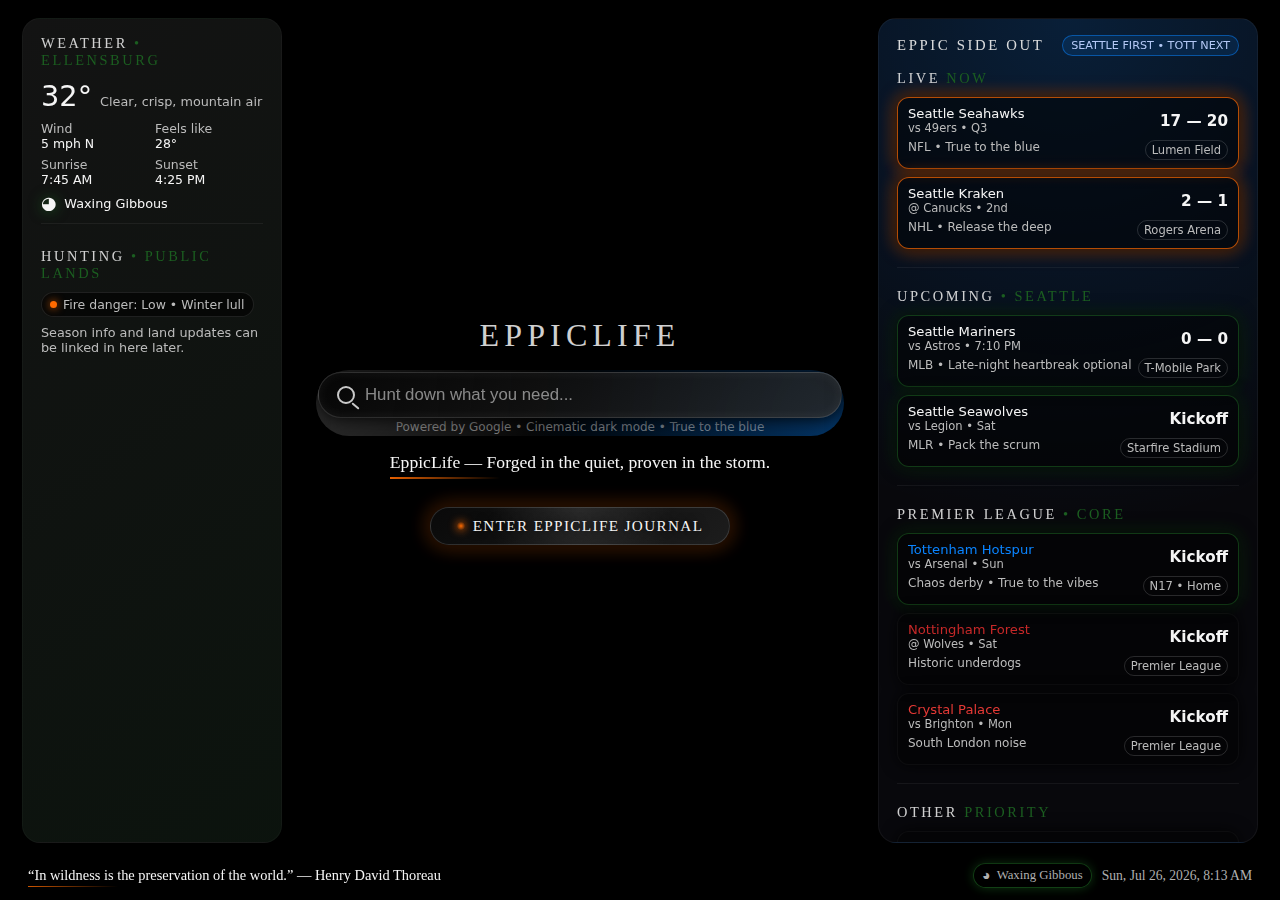
<file: Index.html>
<!DOCTYPE html>
<html lang="en">
<head>
  <meta charset="UTF-8" />
  <title>EppicLife Home Hub</title>
  <meta name="viewport" content="width=device-width, initial-scale=1.0" />

  <!-- If you later host TT Livret Display as a webfont, wire it in here -->
  <style>
    :root {
      --bg-black: #000000;
      --bg-charcoal: #0a0a0a;
      --bg-graphite: #1a1a1a;
      --panel-dark: #141414;
      --accent-orange: #ff6a00;
      --accent-green: #1b5e20;
      --accent-blue: #0a84ff;
      --text-main: #f5f5f5;
      --text-muted: #bbbbbb;
      --glass: rgba(255, 255, 255, 0.08);
      --glass-strong: rgba(255, 255, 255, 0.16);
    }

    * {
      box-sizing: border-box;
      margin: 0;
      padding: 0;
    }

    html, body {
      height: 100%;
      width: 100%;
      background-color: var(--bg-black);
      color: var(--text-main);
      font-family: system-ui, -apple-system, BlinkMacSystemFont, "Segoe UI", sans-serif;
      overflow: hidden;
    }

    body {
      display: flex;
      flex-direction: column;
    }

    /* Background image */
    .background {
      position: fixed;
      inset: 0;
      background-image: url("https://source.unsplash.com/random/1920x1080/?sports");
      background-size: cover;
      background-position: center center;
      filter: brightness(0.35);
      z-index: -2;
    }

    .background-overlay {
      position: fixed;
      inset: 0;
      background: radial-gradient(circle at top, rgba(255,255,255,0.08), transparent 60%),
                  radial-gradient(circle at bottom, rgba(0,0,0,0.8), transparent 60%);
      z-index: -1;
    }

    /* Layout skeleton */
    .page {
      display: grid;
      grid-template-columns: minmax(230px, 260px) minmax(0, 1fr) minmax(320px, 380px);
      grid-template-rows: 1fr auto;
      height: 100vh;
      padding: 18px 22px 10px 22px;
      gap: 14px;
    }

    .left-panel {
      grid-row: 1 / 2;
      grid-column: 1 / 2;
      background: linear-gradient(145deg, rgba(20, 20, 20, 0.95), rgba(12, 20, 14, 0.96));
      border-radius: 18px;
      border: 1px solid rgba(255, 255, 255, 0.03);
      box-shadow: 0 0 40px rgba(0, 0, 0, 0.7);
      backdrop-filter: blur(18px);
      padding: 16px 18px;
      display: flex;
      flex-direction: column;
      gap: 14px;
    }

    .center-panel {
      grid-row: 1 / 2;
      grid-column: 2 / 3;
      display: flex;
      flex-direction: column;
      align-items: center;
      justify-content: center;
      padding: 10px 20px;
      text-align: center;
    }

    .right-panel {
      grid-row: 1 / 2;
      grid-column: 3 / 4;
      background: radial-gradient(circle at top, rgba(10, 132, 255, 0.18), transparent 60%),
                  rgba(8, 8, 12, 0.96);
      border-radius: 18px;
      border: 1px solid rgba(255, 255, 255, 0.05);
      box-shadow: 0 0 45px rgba(0, 0, 0, 0.9);
      backdrop-filter: blur(20px);
      padding: 16px 18px;
      display: flex;
      flex-direction: column;
      gap: 10px;
      overflow-y: auto;
    }

    .footer {
      grid-row: 2 / 3;
      grid-column: 1 / 4;
      display: flex;
      align-items: center;
      justify-content: space-between;
      padding: 6px 6px 2px 6px;
      font-size: 0.85rem;
      color: var(--text-muted);
      text-shadow: 0 0 6px rgba(0,0,0,0.9);
    }

    .footer-quote {
      font-family: "TT Livret Display", "Georgia", "Times New Roman", serif;
      font-size: 0.9rem;
      color: var(--text-main);
      max-width: 60%;
      position: relative;
    }

    .footer-quote::after {
      content: "";
      position: absolute;
      left: 0;
      bottom: -3px;
      width: 90px;
      height: 1px;
      background: linear-gradient(90deg, var(--accent-orange), transparent);
      opacity: 0.8;
    }

    .footer-meta {
      display: flex;
      align-items: center;
      gap: 10px;
      font-family: "TT Livret Display", "Georgia", serif;
    }

    .moon-pill {
      display: inline-flex;
      align-items: center;
      gap: 6px;
      padding: 3px 8px;
      border-radius: 999px;
      background: rgba(0,0,0,0.6);
      box-shadow: 0 0 12px rgba(27, 94, 32, 0.6);
      border: 1px solid rgba(27, 94, 32, 0.7);
      font-size: 0.8rem;
    }

    .moon-icon {
      font-size: 0.9rem;
    }

    /* Center: search, tagline, OneNote */
    .search-shell {
      max-width: 620px;
      width: 100%;
      display: flex;
      flex-direction: column;
      gap: 16px;
      align-items: center;
    }

    .logo-text {
      font-family: "TT Livret Display", "Georgia", "Times New Roman", serif;
      font-size: 2rem;
      letter-spacing: 0.16em;
      text-transform: uppercase;
      color: var(--text-main);
      text-shadow: 0 0 18px rgba(0, 0, 0, 0.9);
      opacity: 0.85;
    }

    .search-bar-wrapper {
      width: 100%;
      padding: 2px;
      border-radius: 999px;
      background: radial-gradient(circle at top left, rgba(255,255,255,0.2), transparent 50%),
                  radial-gradient(circle at bottom right, rgba(10,132,255,0.4), transparent 60%);
      box-shadow: 0 0 30px rgba(0, 0, 0, 1);
    }

    .search-bar {
      width: 100%;
      display: flex;
      align-items: center;
      padding: 12px 18px;
      border-radius: 999px;
      border: 1px solid rgba(255,255,255,0.15);
      background: linear-gradient(145deg, rgba(0, 0, 0, 0.86), rgba(40, 40, 40, 0.85));
      backdrop-filter: blur(16px);
      box-shadow:
        0 0 18px rgba(0,0,0,1),
        inset 0 0 12px rgba(255,255,255,0.06);
      gap: 10px;
    }

    .search-icon {
      width: 18px;
      height: 18px;
      border-radius: 999px;
      border: 2px solid rgba(245,245,245,0.9);
      position: relative;
      opacity: 0.9;
    }

    .search-icon::after {
      content: "";
      position: absolute;
      right: -7px;
      bottom: -5px;
      width: 9px;
      height: 2px;
      border-radius: 999px;
      background: rgba(245,245,245,0.9);
      transform: rotate(40deg);
    }

    .search-input {
      flex: 1;
      background: transparent;
      border: none;
      outline: none;
      color: var(--text-main);
      font-size: 1.05rem;
      font-weight: 400;
    }

    .search-input::placeholder {
      color: rgba(220,220,220,0.6);
    }

    .search-engine-label {
      font-size: 0.75rem;
      color: rgba(220,220,220,0.55);
      margin-top: 2px;
    }

    .tagline {
      font-family: "TT Livret Display", "Georgia", "Times New Roman", serif;
      font-size: 1.1rem;
      max-width: 520px;
      color: var(--text-main);
      text-shadow: 0 0 14px rgba(0,0,0,1);
      position: relative;
    }

    .tagline::after {
      content: "";
      position: absolute;
      left: 0;
      bottom: -6px;
      width: 110px;
      height: 2px;
      background: linear-gradient(90deg, var(--accent-orange), transparent);
      opacity: 0.9;
    }

    .onenote-button {
      margin-top: 18px;
      padding: 9px 26px;
      border-radius: 999px;
      border: 1px solid rgba(255,255,255,0.15);
      background: radial-gradient(circle at top, rgba(255,255,255,0.1), transparent 60%),
                  linear-gradient(145deg, rgba(10, 10, 10, 0.95), rgba(30,30,30,0.95));
      color: var(--text-main);
      font-family: "TT Livret Display", "Georgia", serif;
      font-size: 0.95rem;
      letter-spacing: 0.09em;
      text-transform: uppercase;
      cursor: pointer;
      box-shadow:
        0 0 20px rgba(0,0,0,1),
        0 0 20px rgba(255,106,0,0.5);
      text-shadow: 0 0 8px rgba(0,0,0,0.9);
      display: inline-flex;
      align-items: center;
      gap: 8px;
      transition: transform 0.15s ease, box-shadow 0.15s ease, border-color 0.15s ease;
    }

    .onenote-button span.dot {
      width: 8px;
      height: 8px;
      border-radius: 50%;
      background: radial-gradient(circle at center, var(--accent-orange), rgba(255, 255, 255, 0));
      box-shadow: 0 0 8px rgba(255,106,0,0.9);
    }

    .onenote-button:hover {
      transform: translateY(-1px);
      box-shadow:
        0 0 26px rgba(0,0,0,1),
        0 0 28px rgba(255,106,0,0.9);
      border-color: rgba(255,255,255,0.35);
    }

    /* Left panel contents */
    .panel-section {
      padding-bottom: 10px;
      border-bottom: 1px solid rgba(255,255,255,0.06);
      margin-bottom: 10px;
    }

    .panel-section:last-child {
      border-bottom: none;
      margin-bottom: 0;
      padding-bottom: 0;
    }

    .section-title {
      font-family: "TT Livret Display", "Georgia", "Times New Roman", serif;
      font-size: 0.9rem;
      letter-spacing: 0.18em;
      text-transform: uppercase;
      color: rgba(230,230,230,0.9);
      margin-bottom: 10px;
    }

    .section-title span {
      color: var(--accent-green);
    }

    .weather-main {
      display: flex;
      align-items: baseline;
      gap: 8px;
    }

    .weather-temp {
      font-size: 1.8rem;
      font-weight: 500;
    }

    .weather-meta {
      font-size: 0.8rem;
      color: var(--text-muted);
    }

    .weather-grid {
      display: grid;
      grid-template-columns: repeat(2, minmax(0, 1fr));
      gap: 6px;
      margin-top: 8px;
      font-size: 0.78rem;
    }

    .weather-label {
      color: var(--text-muted);
    }

    .weather-value {
      color: var(--text-main);
    }

    .moon-row {
      display: flex;
      align-items: center;
      gap: 8px;
      margin-top: 6px;
      font-size: 0.8rem;
    }

    .moon-icon-left {
      font-size: 1.1rem;
      text-shadow: 0 0 14px rgba(27,94,32,0.9);
    }

    .badge {
      display: inline-flex;
      align-items: center;
      gap: 6px;
      font-size: 0.78rem;
      padding: 4px 8px;
      border-radius: 999px;
      background: rgba(0,0,0,0.6);
      border: 1px solid rgba(255,255,255,0.1);
      color: var(--text-muted);
    }

    .badge-dot {
      width: 7px;
      height: 7px;
      border-radius: 50%;
      background: var(--accent-orange);
      box-shadow: 0 0 9px rgba(255,106,0,0.9);
    }

    /* Right panel sports */
    .sports-header {
      display: flex;
      justify-content: space-between;
      align-items: center;
      margin-bottom: 4px;
    }

    .sports-title {
      font-family: "TT Livret Display", "Georgia", serif;
      font-size: 0.92rem;
      letter-spacing: 0.18em;
      text-transform: uppercase;
      color: rgba(230,230,230,0.95);
    }

    .sports-pill {
      font-size: 0.7rem;
      padding: 3px 8px;
      border-radius: 999px;
      background: rgba(10,132,255,0.12);
      border: 1px solid rgba(10,132,255,0.5);
      color: rgba(190,210,255,0.95);
    }

    .sports-block {
      padding: 8px 10px;
      border-radius: 12px;
      background: rgba(0,0,0,0.5);
      border: 1px solid rgba(255,255,255,0.04);
      margin-bottom: 8px;
      box-shadow: 0 0 16px rgba(0,0,0,0.8);
    }

    .sports-block.live {
      border-color: rgba(255,106,0,0.7);
      box-shadow:
        0 0 16px rgba(0,0,0,0.9),
        0 0 18px rgba(255,106,0,0.7);
    }

    .sports-block.upcoming {
      border-color: rgba(27,94,32,0.6);
      box-shadow:
        0 0 16px rgba(0,0,0,0.9),
        0 0 18px rgba(27,94,32,0.5);
    }

    .sports-row {
      display: flex;
      justify-content: space-between;
      align-items: center;
      font-size: 0.82rem;
    }

    .sports-team {
      display: flex;
      flex-direction: column;
    }

    .sports-team-name {
      font-weight: 500;
    }

    .sports-sub {
      font-size: 0.72rem;
      color: var(--text-muted);
    }

    .sports-score {
      font-size: 0.95rem;
      font-weight: 600;
    }

    .sports-meta {
      margin-top: 5px;
      font-size: 0.75rem;
      color: var(--text-muted);
      display: flex;
      justify-content: space-between;
    }

    .sports-tag {
      font-size: 0.72rem;
      padding: 2px 6px;
      border-radius: 999px;
      border: 1px solid rgba(255,255,255,0.15);
    }

    /* Responsive */
    @media (max-width: 960px) {
      .page {
        grid-template-columns: minmax(0, 1fr);
        grid-template-rows: auto auto auto auto;
        overflow-y: auto;
      }
      .left-panel,
      .center-panel,
      .right-panel {
        grid-column: 1 / 2;
      }
      .left-panel {
        order: 2;
      }
      .center-panel {
        order: 1;
        padding-top: 35px;
      }
      .right-panel {
        order: 3;
      }
      .footer {
        order: 4;
        flex-direction: column;
        align-items: flex-start;
        gap: 6px;
      }
      .footer-quote {
        max-width: 100%;
      }
    }
  </style>
</head>
<body>
  <div class="background"></div>
  <div class="background-overlay"></div>

  <div class="page">

    <!-- LEFT: Wilderness Panel -->
    <aside class="left-panel">
      <div class="panel-section">
        <div class="section-title">
          WEATHER <span> • ELLENSBURG</span>
        </div>
        <div class="weather-main">
          <div class="weather-temp" id="weather-temp">--°</div>
          <div class="weather-meta" id="weather-condition">Loading sky...</div>
        </div>
        <div class="weather-grid">
          <div>
            <div class="weather-label">Wind</div>
            <div class="weather-value" id="weather-wind">-- mph</div>
          </div>
          <div>
            <div class="weather-label">Feels like</div>
            <div class="weather-value" id="weather-feels">--°</div>
          </div>
          <div>
            <div class="weather-label">Sunrise</div>
            <div class="weather-value" id="weather-sunrise">--:--</div>
          </div>
          <div>
            <div class="weather-label">Sunset</div>
            <div class="weather-value" id="weather-sunset">--:--</div>
          </div>
        </div>
        <div class="moon-row">
          <div class="moon-icon-left" id="moon-icon-left">○</div>
          <div id="moon-phase-left">Moon phase loading…</div>
        </div>
      </div>

      <div class="panel-section">
        <div class="section-title">
          HUNTING <span> • PUBLIC LANDS</span>
        </div>
        <div class="badge">
          <div class="badge-dot"></div>
          <div id="fire-danger">Fire danger: —</div>
        </div>
        <div style="margin-top:8px;font-size:0.8rem;color:var(--text-muted);" id="hunting-note">
          Season info and land updates can be linked in here later.
        </div>
      </div>
    </aside>

    <!-- CENTER: Search + Tagline + OneNote -->
    <main class="center-panel">
      <div class="search-shell">
        <div class="logo-text">EPPICLIFE</div>

        <form
          class="search-bar-wrapper"
          action="https://www.google.com/search"
          method="GET"
          target="_blank"
        >
          <div class="search-bar">
            <div class="search-icon"></div>
            <input
              class="search-input"
              type="text"
              name="q"
              placeholder="Hunt down what you need..."
              autocomplete="off"
            />
          </div>
          <div class="search-engine-label">
            Powered by Google • Cinematic dark mode • True to the blue
          </div>
        </form>

        <div class="tagline" id="tagline">
          EppicLife — Built on truth, carried by grit.
        </div>

        <button
          class="onenote-button"
          id="onenote-button"
          type="button"
        >
          <span class="dot"></span>
          Enter EppicLife Journal
        </button>
      </div>
    </main>

    <!-- RIGHT: Sports HUD -->
    <aside class="right-panel">
      <div class="sports-header">
        <div class="sports-title">EPPIC SIDE OUT</div>
        <div class="sports-pill">SEATTLE FIRST • TOTT NEXT</div>
      </div>

      <!-- LIVE NOW (stubbed demo data for now) -->
      <div class="panel-section">
        <div class="section-title">LIVE <span>NOW</span></div>

        <!-- Example Seattle live block -->
        <div class="sports-block live">
          <div class="sports-row">
            <div class="sports-team">
              <div class="sports-team-name">Seattle Seahawks</div>
              <div class="sports-sub">vs 49ers • Q3</div>
            </div>
            <div class="sports-score">17 — 20</div>
          </div>
          <div class="sports-meta">
            <div>NFL • True to the blue</div>
            <div class="sports-tag">Lumen Field</div>
          </div>
        </div>

        <!-- Example Kraken live block -->
        <div class="sports-block live">
          <div class="sports-row">
            <div class="sports-team">
              <div class="sports-team-name">Seattle Kraken</div>
              <div class="sports-sub">@ Canucks • 2nd</div>
            </div>
            <div class="sports-score">2 — 1</div>
          </div>
          <div class="sports-meta">
            <div>NHL • Release the deep</div>
            <div class="sports-tag">Rogers Arena</div>
          </div>
        </div>
      </div>

      <!-- UPCOMING SEATTLE -->
      <div class="panel-section">
        <div class="section-title">UPCOMING <span> • SEATTLE</span></div>

        <div class="sports-block upcoming">
          <div class="sports-row">
            <div class="sports-team">
              <div class="sports-team-name">Seattle Mariners</div>
              <div class="sports-sub">vs Astros • 7:10 PM</div>
            </div>
            <div class="sports-score">0 — 0</div>
          </div>
          <div class="sports-meta">
            <div>MLB • Late-night heartbreak optional</div>
            <div class="sports-tag">T-Mobile Park</div>
          </div>
        </div>

        <div class="sports-block upcoming">
          <div class="sports-row">
            <div class="sports-team">
              <div class="sports-team-name">Seattle Seawolves</div>
              <div class="sports-sub">vs Legion • Sat</div>
            </div>
            <div class="sports-score">Kickoff</div>
          </div>
          <div class="sports-meta">
            <div>MLR • Pack the scrum</div>
            <div class="sports-tag">Starfire Stadium</div>
          </div>
        </div>
      </div>

      <!-- TOTTENHAM + FOREST + PALACE -->
      <div class="panel-section">
        <div class="section-title">PREMIER LEAGUE <span> • CORE</span></div>

        <div class="sports-block upcoming">
          <div class="sports-row">
            <div class="sports-team">
              <div class="sports-team-name" style="color:var(--accent-blue);">
                Tottenham Hotspur
              </div>
              <div class="sports-sub">vs Arsenal • Sun</div>
            </div>
            <div class="sports-score">Kickoff</div>
          </div>
          <div class="sports-meta">
            <div>Chaos derby • True to the vibes</div>
            <div class="sports-tag">N17 • Home</div>
          </div>
        </div>

        <div class="sports-block">
          <div class="sports-row">
            <div class="sports-team">
              <div class="sports-team-name" style="color:#c62828;">
                Nottingham Forest
              </div>
              <div class="sports-sub">@ Wolves • Sat</div>
            </div>
            <div class="sports-score">Kickoff</div>
          </div>
          <div class="sports-meta">
            <div>Historic underdogs</div>
            <div class="sports-tag">Premier League</div>
          </div>
        </div>

        <div class="sports-block">
          <div class="sports-row">
            <div class="sports-team">
              <div class="sports-team-name" style="color:#e53935;">
                Crystal Palace
              </div>
              <div class="sports-sub">vs Brighton • Mon</div>
            </div>
            <div class="sports-score">Kickoff</div>
          </div>
          <div class="sports-meta">
            <div>South London noise</div>
            <div class="sports-tag">Premier League</div>
          </div>
        </div>
      </div>

      <!-- OTHER PRIORITY SPORTS (stub section) -->
      <div class="panel-section">
        <div class="section-title">OTHER <span>PRIORITY</span></div>

        <div class="sports-block">
          <div class="sports-row">
            <div class="sports-team">
              <div class="sports-team-name">Leinster</div>
              <div class="sports-sub">vs Munster • Sat</div>
            </div>
            <div class="sports-score">Kickoff</div>
          </div>
          <div class="sports-meta">
            <div>URC • Blue giants</div>
            <div class="sports-tag">Rugby</div>
          </div>
        </div>

        <div class="sports-block">
          <div class="sports-row">
            <div class="sports-team">
              <div class="sports-team-name">UFC 300</div>
              <div class="sports-sub">Main card • 7:00 PM</div>
            </div>
            <div class="sports-score">Fight Night</div>
          </div>
          <div class="sports-meta">
            <div>Only the violence you choose</div>
            <div class="sports-tag">MMA</div>
          </div>
        </div>

        <div class="sports-block">
          <div class="sports-row">
            <div class="sports-team">
              <div class="sports-team-name">Anthony Joshua vs TBD</div>
              <div class="sports-sub">Next bout • TBA</div>
            </div>
            <div class="sports-score">Card</div>
          </div>
          <div class="sports-meta">
            <div>Heavyweight storylines</div>
            <div class="sports-tag">Boxing</div>
          </div>
        </div>

      </div>
    </aside>

    <!-- FOOTER -->
    <footer class="footer">
      <div class="footer-quote" id="footer-quote">
        “There are some who can live without wild things and some who cannot.” — Aldo Leopold
      </div>
      <div class="footer-meta">
        <div class="moon-pill">
          <span class="moon-icon" id="moon-icon-footer">○</span>
          <span id="moon-phase-footer">Moon phase loading…</span>
        </div>
        <div id="footer-datetime">—</div>
      </div>
    </footer>
  </div>

  <script>
    // === ROTATING TAGLINES ===
    const taglines = [
      "EppicLife — From mud, from ash, from truth.",
      "EppicLife — Built from the wreckage, rising anyway.",
      "EppicLife — Forged in the quiet, proven in the storm.",
      "EppicLife — Born twice: once by chance, once by choice.",
      "EppicLife — Rise. Fall. Rise better.",
      "EppicLife — The man rebuilt from the fire.",
      "EppicLife — No masks. No excuses. Just the work.",
      "EppicLife — Honest bones. Hard miles. Open heart.",
      "EppicLife — Built on truth, carried by grit.",
      "EppicLife — Strong enough to break, brave enough to rebuild.",
      "EppicLife — The courage to be real.",
      "EppicLife — Fight forward.",
      "EppicLife — The comeback is the story.",
      "EppicLife — Hit the ground. Stand again.",
      "EppicLife — The man who refuses to stay down.",
      "EppicLife — Every scar earned. Every step chosen.",
      "EppicLife — Built by wind, sharpened by mountains.",
      "EppicLife — Where the wild makes the man.",
      "EppicLife — Strong as the land that raised me.",
      "EppicLife — Walk the ridge. Face the truth.",
      "EppicLife — A life carved from public lands and hard lessons.",
      "EppicLife — Becoming the man I was meant to be.",
      "EppicLife — A life lived awake.",
      "EppicLife — Spirit-led. Grit-built. Truth-driven.",
      "EppicLife — The journey inward is the real hunt.",
      "EppicLife — Becoming is the bravest thing a man can do.",
      "EppicLife — Rise anyway.",
      "EppicLife — Built, not born.",
      "EppicLife — Earned. Every day.",
      "EppicLife — Rise. Hunt. Become.",
      "EppicLife — Strong. Still. Becoming."
    ];

    function chooseTagline() {
      const el = document.getElementById("tagline");
      if (!el) return;
      const choice = taglines[Math.floor(Math.random() * taglines.length)];
      el.textContent = choice;
    }

    // === ROTATING WILDERNESS QUOTES ===
    const quotes = [
      "“There are some who can live without wild things and some who cannot.” — Aldo Leopold",
      "“In wildness is the preservation of the world.” — Henry David Thoreau",
      "“The mountains are calling and I must go.” — John Muir",
      "“Wilderness is not a luxury but a necessity of the human spirit.” — Edward Abbey",
      "“The clearest way into the Universe is through a forest wilderness.” — John Muir",
      "“A man is whole only when he takes into account his shadow.” — Carl Jung",
      "“Not all who wander are lost.” — J.R.R. Tolkien"
    ];

    function chooseQuote() {
      const el = document.getElementById("footer-quote");
      if (!el) return;
      const choice = quotes[Math.floor(Math.random() * quotes.length)];
      el.textContent = choice;
    }

    // === DATE/TIME + MOON PHASE (approx) ===
    function updateDateTime() {
      const el = document.getElementById("footer-datetime");
      if (!el) return;
      const now = new Date();
      const options = {
        weekday: "short",
        month: "short",
        day: "numeric",
        year: "numeric",
        hour: "numeric",
        minute: "2-digit"
      };
      el.textContent = now.toLocaleString(undefined, options);
    }

    // Simple moon phase approximation
    function getMoonPhaseInfo(date) {
      // Reference: known new moon (Jan 6 2000 18:14 UTC approx)
      const synodicMonth = 29.53058867;
      const knownNewMoon = Date.UTC(2000, 0, 6, 18, 14);
      const now = date.getTime();
      const daysSince = (now - knownNewMoon) / (1000 * 60 * 60 * 24);
      const phase = ((daysSince % synodicMonth) + synodicMonth) % synodicMonth;
      const index = Math.floor((phase / synodicMonth) * 8);

      const names = [
        "New Moon",
        "Waxing Crescent",
        "First Quarter",
        "Waxing Gibbous",
        "Full Moon",
        "Waning Gibbous",
        "Last Quarter",
        "Waning Crescent"
      ];

      const icons = [
        "●", // New
        "◔",
        "◑",
        "◕",
        "○", // Full
        "◕",
        "◑",
        "◔"
      ];

      return {
        name: names[index],
        icon: icons[index]
      };
    }

    function applyMoonPhase() {
      const now = new Date();
      const info = getMoonPhaseInfo(now);

      const leftIcon = document.getElementById("moon-icon-left");
      const leftText = document.getElementById("moon-phase-left");
      const footerIcon = document.getElementById("moon-icon-footer");
      const footerText = document.getElementById("moon-phase-footer");

      if (leftIcon) leftIcon.textContent = info.icon;
      if (leftText) leftText.textContent = info.name;
      if (footerIcon) footerIcon.textContent = info.icon;
      if (footerText) footerText.textContent = info.name;
    }

    // === ONENOTE BUTTON ===
    document.addEventListener("DOMContentLoaded", () => {
      chooseTagline();
      chooseQuote();
      updateDateTime();
      applyMoonPhase();

      // Update time every minute
      setInterval(updateDateTime, 60000);

      const onenoteButton = document.getElementById("onenote-button");
      if (onenoteButton) {
        onenoteButton.addEventListener("click", () => {
          // TODO: paste your real OneNote link here
          const oneNoteUrl = "https://www.onenote.com/"; // replace with your life system URL
          window.open(oneNoteUrl, "_blank");
        });
      }

      // Simple fake weather placeholders for now
      document.getElementById("weather-temp").textContent = "32°";
      document.getElementById("weather-condition").textContent = "Clear, crisp, mountain air";
      document.getElementById("weather-wind").textContent = "5 mph N";
      document.getElementById("weather-feels").textContent = "28°";
      document.getElementById("weather-sunrise").textContent = "7:45 AM";
      document.getElementById("weather-sunset").textContent = "4:25 PM";
      document.getElementById("fire-danger").textContent = "Fire danger: Low • Winter lull";
    });
  </script>
</body>
</html>
</file>
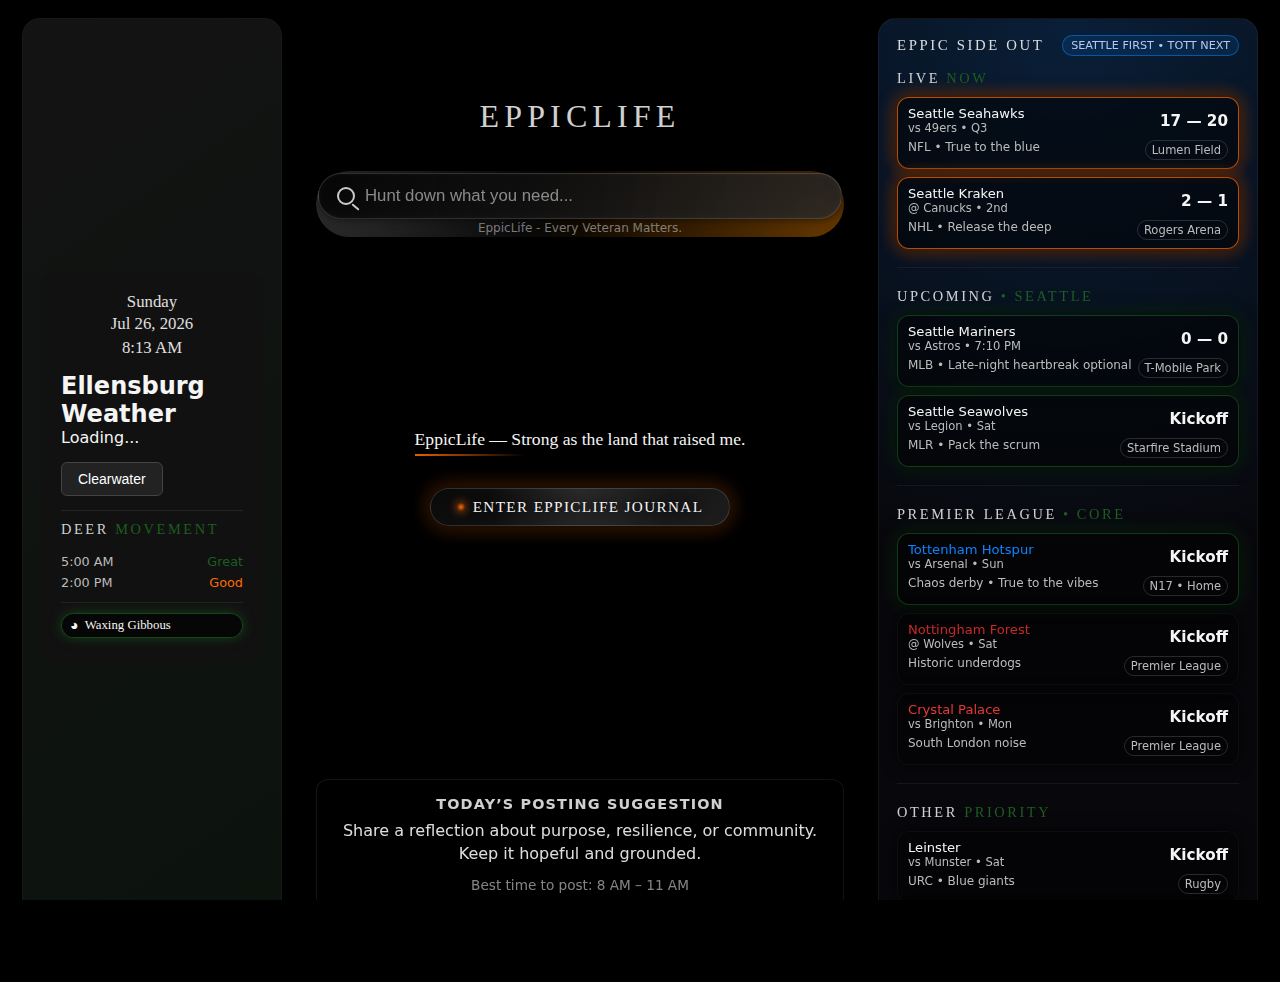
<file: indexOLD.html>
<!DOCTYPE html>
<html lang="en">
<head>
  <meta charset="UTF-8" />
  <title>EppicLife</title>
  <meta name="viewport" content="width=device-width, initial-scale=1.0" />

  <!-- If you later host TT Livret Display as a webfont, wire it in here -->
  <style>
    :root {
      --bg-black: #000000;
      --bg-charcoal: #0a0a0a;
      --bg-graphite: #1a1a1a;
      --panel-dark: #141414;
      --accent-orange: #ff6a00;
      --accent-green: #1b5e20;
      --accent-blue: #0a84ff;
      --text-main: #f5f5f5;
      --text-muted: #bbbbbb;
      --glass: rgba(255, 255, 255, 0.08);
      --glass-strong: rgba(255, 255, 255, 0.16);
    }

    * {
      box-sizing: border-box;
      margin: 0;
      padding: 0;
    }

    html, body {
      height: 100%;
      width: 100%;
      background-color: var(--bg-black);
      color: var(--text-main);
      font-family: system-ui, -apple-system, BlinkMacSystemFont, "Segoe UI", sans-serif;
      overflow: hidden;
    }

    body {
      display: flex;
      flex-direction: column;
    }

    /* Background image */
    .background {
      position: fixed;
      inset: 0;
      background-image: url("https://source.unsplash.com/random/1920x1080/?sports");
      background-size: cover;
      background-position: center center;
      filter: brightness(0.35);
      z-index: -2;
    }

    .background-overlay {
      position: fixed;
      inset: 0;
      background: radial-gradient(circle at top, rgba(255,255,255,0.08), transparent 60%),
                  radial-gradient(circle at bottom, rgba(0,0,0,0.8), transparent 60%);
      z-index: -1;
    }

    /* Layout skeleton */
    .page {
      display: grid;
      grid-template-columns: minmax(230px, 260px) minmax(0, 1fr) minmax(320px, 380px);
      grid-template-rows: 1fr auto;
      height: 100vh;
      padding: 18px 22px 0px 22px;
      gap: 14px;
    }

    .left-panel {
      grid-row: 1 / 2;
      grid-column: 1 / 2;
      background: linear-gradient(145deg, rgba(20, 20, 20, 0.95), rgba(12, 20, 14, 0.96));
      border-radius: 18px;
      border: 1px solid rgba(255, 255, 255, 0.03);
      box-shadow: 0 0 40px rgba(0, 0, 0, 0.7);
      backdrop-filter: blur(18px);
      padding: 16px 18px;
      display: flex;
      flex-direction: column;
      gap: 14px;
      height: 100vh;
    }
    
.moon-left {
  margin-top: 12px;
  padding-top: 10px;
  border-top: 1px solid rgba(255,255,255,0.08);
  display: flex;
  flex-direction: column;
  gap: 6px;
  font-family: "TT Livret Display", "Georgia", serif;
  color: var(--text-main);
}

  /* DATE ABOVE WEATHER */

#footer-day {
  font-family: "TT Livret Display", "Georgia", serif;
  font-size: 1.05rem;
  color: var(--text-main);
  opacity: 0.9;
  text-align: center;
  margin-bottom: 2px;
}

#footer-date,
#footer-time {
  font-family: "TT Livret Display", "Georgia", serif;
  font-size: 1.05rem;
  color: var(--text-main);
  opacity: 0.9;
  text-align: center;
  margin-bottom: 4px;
}

#weather-panel {
  margin-top: auto;
  margin-bottom: auto;
}

.deer-movement {
  margin-bottom: 12px;
}

.moon-left {
  margin-bottom: 6px;
}

/* LOWER WEATHER BLOCK */
#weather-title {
  margin-top: 10px;
}

/* DEER MOVEMENT BLOCK */
.deer-movement {
  margin-top: 14px;
  padding-top: 10px;
  border-top: 1px solid rgba(255,255,255,0.08);
  display: flex;
  flex-direction: column;
  gap: 6px;
}

.deer-row {
  display: flex;
  justify-content: space-between;
  font-size: 0.8rem;
}

.deer-time {
  color: var(--text-muted);
}

.deer-quality {
  font-weight: 500;
}

.deer-great {
  color: var(--accent-green);
}

.deer-good {
  color: var(--accent-orange);
}

.weather-box {
  display: flex;
  flex-direction: column;
  padding: 20px;
  background: #111;
  border-radius: 12px;
  margin-bottom: 40px;
  position: relative;
}
    
.moon-left {
  margin-top: auto;
}

    .center-panel {
  grid-row: 1 / 2;
  grid-column: 2 / 3;
  display: flex;
  flex-direction: column;
  align-items: center;   
  padding: 40px 20px 0px 20px;  /* ⬅️ pushes content down slightly */
  text-align: center;
  row-gap: 12px;
  min-height: 0;
}
    
/* Positioning inside the center panel */
.logo-text {
  margin-top: -20;
}

.tagline {
  margin-top: 20vh;
  margin-bottom: 8px;
}

.onenote-button {
  margin-top: 4px;
  margin-bottom: 16px;
}
 
.center-spacer {
  flex-grow: 1;
}

    .right-panel {
      grid-row: 1 / 2;
      grid-column: 3 / 4;
      background: radial-gradient(circle at top, rgba(10, 132, 255, 0.18), transparent 60%),
                  rgba(8, 8, 12, 0.96);
      border-radius: 18px;
      border: 1px solid rgba(255, 255, 255, 0.05);
      box-shadow: 0 0 45px rgba(0, 0, 0, 0.9);
      backdrop-filter: blur(20px);
      padding: 16px 18px;
      display: flex;
      flex-direction: column;
      gap: 10px;
      overflow-y: auto;
      min-height: 0;
    }

    .footer {
      grid-row: 2 / 3;
      grid-column: 1 / 4;
      display: flex;
      align-items: center;
      justify-content: space-between;
      padding: 6px 6px 10px 6px;
      font-size: 0.85rem;
      color: var(--text-muted);
      text-shadow: 0 0 6px rgba(0,0,0,0.9);
    }

    .footer-quote {
      font-family: "TT Livret Display", "Georgia", "Times New Roman", serif;
      font-size: 0.9rem;
      color: var(--text-main);
      max-width: 60%;
      position: relative;
        text-align: center;
  margin: 0 auto;
  text-shadow: 0 0 6px rgba(255, 255, 255, 0.25);
    padding-bottom: 1.2em;
    }

    .footer-quote::after {
      content: "";
      position: absolute;
      left: 0;
      bottom: 0px;
      width: 90px;
      height: 1px;
      background: linear-gradient(90deg, var(--accent-orange), transparent);
      opacity: 0.8;
    }

    .footer-meta {
      display: flex;
      align-items: center;
      gap: 10px;
      font-family: "TT Livret Display", "Georgia", serif;
    }

    .moon-pill {
      display: inline-flex;
      align-items: center;
      gap: 6px;
      padding: 3px 8px;
      border-radius: 999px;
      background: rgba(0,0,0,0.6);
      box-shadow: 0 0 12px rgba(27, 94, 32, 0.6);
      border: 1px solid rgba(27, 94, 32, 0.7);
      font-size: 0.8rem;
    }

    .moon-icon {
      font-size: 0.9rem;
    }

    /* Center: search, tagline, OneNote */
    .search-shell {
      max-width: 620px;
      width: 100%;
      display: flex;
      flex-direction: column;
      gap: 16px;
      align-items: center;
    }
    /* 🔥 Step 3 — Position the search bar */
.search-shell {
  margin-top: 40px;
}

.posting-rhythm {
  margin-top: 30px;
}
    .logo-text {
      font-family: "TT Livret Display", "Georgia", "Times New Roman", serif;
      font-size: 2rem;
      letter-spacing: 0.16em;
      text-transform: uppercase;
      color: var(--text-main);
      text-shadow: 0 0 18px rgba(0, 0, 0, 0.9);
      opacity: 0.85;
    }
    
.logo-text {
  margin-top: 0;
  margin-bottom: 20px;
}
   .search-bar-wrapper {
  width: 100%;
  padding: 2px;
  border-radius: 999px;
  background: radial-gradient(circle at top left, rgba(255,255,255,0.2), transparent 50%),
              radial-gradient(circle at bottom right, rgba(255,140,0,0.4), transparent 60%) !important;
  box-shadow: 0 0 30px rgba(0, 0, 0, 1);
}

    .search-bar {
      width: 100%;
      display: flex;
      align-items: center;
      padding: 12px 18px;
      border-radius: 999px;
      border: 1px solid rgba(255,255,255,0.15);
      background: linear-gradient(145deg, rgba(0, 0, 0, 0.86), rgba(40, 40, 40, 0.85));
      backdrop-filter: blur(16px);
    box-shadow:
  0 0 10px rgba(0,0,0,0.6),
  inset 0 0 8px rgba(255,255,255,0.04);
      gap: 10px;
       /* 🔥 smooth transition when glowing */
  transition: box-shadow 0.25s ease;
    }

    .search-icon {
      width: 18px;
      height: 18px;
      border-radius: 999px;
      border: 2px solid rgba(245,245,245,0.9);
      position: relative;
      opacity: 0.9;
    }

    .search-icon::after {
      content: "";
      position: absolute;
      right: -7px;
      bottom: -5px;
      width: 9px;
      height: 2px;
      border-radius: 999px;
      background: rgba(245,245,245,0.9);
      transform: rotate(40deg);
    }

    .search-input {
      flex: 1;
      background: transparent;
      border: none;
      outline: none;
      color: var(--text-main);
      font-size: 1.05rem;
      font-weight: 400;
    }
    
    .search-input::placeholder {
      color: rgba(220,220,220,0.6);
    }

    .search-engine-label {
      font-size: 0.75rem;
      color: rgba(220,220,220,0.55);
      margin-top: 2px;
    }

    .tagline {
      font-family: "TT Livret Display", "Georgia", "Times New Roman", serif;
      font-size: 1.1rem;
      max-width: 520px;
      color: var(--text-main);
      text-shadow: 0 0 14px rgba(0,0,0,1);
      position: relative;
    }

    .tagline::after {
      content: "";
      position: absolute;
      left: 0;
      bottom: -6px;
      width: 110px;
      height: 2px;
      background: linear-gradient(90deg, var(--accent-orange), transparent);
      opacity: 0.9;
    }

    .onenote-button {
      margin-top: 18px;
      padding: 9px 26px;
      border-radius: 999px;
      border: 1px solid rgba(255,255,255,0.15);
      background: radial-gradient(circle at top, rgba(255,255,255,0.1), transparent 60%),
                  linear-gradient(145deg, rgba(10, 10, 10, 0.95), rgba(30,30,30,0.95));
      color: var(--text-main);
      font-family: "TT Livret Display", "Georgia", serif;
      font-size: 0.95rem;
      letter-spacing: 0.09em;
      text-transform: uppercase;
      cursor: pointer;
      box-shadow:
        0 0 20px rgba(0,0,0,1),
        0 0 20px rgba(255,106,0,0.5);
      text-shadow: 0 0 8px rgba(0,0,0,0.9);
      display: inline-flex;
      align-items: center;
      gap: 8px;
      transition: transform 0.15s ease, box-shadow 0.15s ease, border-color 0.15s ease;
    }

    .onenote-button span.dot {
      width: 8px;
      height: 8px;
      border-radius: 50%;
      background: radial-gradient(circle at center, var(--accent-orange), rgba(255, 255, 255, 0));
      box-shadow: 0 0 8px rgba(255,106,0,0.9);
    }

    .onenote-button:hover {
      transform: translateY(-1px);
      box-shadow:
        0 0 26px rgba(0,0,0,1),
        0 0 28px rgba(255,106,0,0.9);
      border-color: rgba(255,255,255,0.35);
    }
/* Posting Coach Panel */
.posting-coach {
  width: 100%;
  margin-top: auto;      /* pushes coach to bottom */
  margin-bottom: 8px;    /* breathing room above footer */
  padding: 16px 20px;
  background: rgba(0, 0, 0, 0.65);
  border: 1px solid rgba(255, 255, 255, 0.08);
  border-radius: 12px;
  backdrop-filter: blur(12px);
  box-shadow: 0 0 18px rgba(0, 0, 0, 0.8);
  display: flex;
  flex-direction: column;
  gap: 8px;
}

.pc-title {
  font-size: 0.9rem;
  font-weight: 600;
  letter-spacing: 0.08em;
  color: var(--text-main);
  opacity: 0.85;
  text-transform: uppercase;
}

.pc-message {
  font-size: 1rem;
  color: var(--text-main);
  opacity: 0.9;
  line-height: 1.4;
}

.pc-timing {
  font-size: 0.85rem;
  color: rgba(220, 220, 220, 0.6);
  margin-top: 4px;
}

    /* Left panel contents */
    .panel-section {
      padding-bottom: 10px;
      border-bottom: 1px solid rgba(255,255,255,0.06);
      margin-bottom: 10px;
    }

    .panel-section:last-child {
      border-bottom: none;
      margin-bottom: 0;
      padding-bottom: 0;
    }

    .section-title {
      font-family: "TT Livret Display", "Georgia", "Times New Roman", serif;
      font-size: 0.9rem;
      letter-spacing: 0.18em;
      text-transform: uppercase;
      color: rgba(230,230,230,0.9);
      margin-bottom: 10px;
    }

    .section-title span {
      color: var(--accent-green);
    }

    .weather-main {
      display: flex;
      align-items: baseline;
      gap: 8px;
    }

    .weather-temp {
      font-size: 1.8rem;
      font-weight: 500;
    }

    .weather-meta {
      font-size: 0.8rem;
      color: var(--text-muted);
    }

    .weather-grid {
      display: grid;
      grid-template-columns: repeat(2, minmax(0, 1fr));
      gap: 6px;
      margin-top: 8px;
      font-size: 0.78rem;
    }

    .weather-label {
      color: var(--text-muted);
    }

    .weather-value {
      color: var(--text-main);
    }

    .moon-row {
      display: flex;
      align-items: center;
      gap: 8px;
      margin-top: 6px;
      font-size: 0.8rem;
    }

    .moon-icon-left {
      font-size: 1.1rem;
      text-shadow: 0 0 14px rgba(27,94,32,0.9);
    }

    .badge {
      display: inline-flex;
      align-items: center;
      gap: 6px;
      font-size: 0.78rem;
      padding: 4px 8px;
      border-radius: 999px;
      background: rgba(0,0,0,0.6);
      border: 1px solid rgba(255,255,255,0.1);
      color: var(--text-muted);
    }

    .badge-dot {
      width: 7px;
      height: 7px;
      border-radius: 50%;
      background: var(--accent-orange);
      box-shadow: 0 0 9px rgba(255,106,0,0.9);
    }

    /* Right panel sports */
    .sports-header {
      display: flex;
      justify-content: space-between;
      align-items: center;
      margin-bottom: 4px;
    }

    .sports-title {
      font-family: "TT Livret Display", "Georgia", serif;
      font-size: 0.92rem;
      letter-spacing: 0.18em;
      text-transform: uppercase;
      color: rgba(230,230,230,0.95);
    }

    .sports-pill {
      font-size: 0.7rem;
      padding: 3px 8px;
      border-radius: 999px;
      background: rgba(10,132,255,0.12);
      border: 1px solid rgba(10,132,255,0.5);
      color: rgba(190,210,255,0.95);
    }

    .sports-block {
      padding: 8px 10px;
      border-radius: 12px;
      background: rgba(0,0,0,0.5);
      border: 1px solid rgba(255,255,255,0.04);
      margin-bottom: 8px;
      box-shadow: 0 0 16px rgba(0,0,0,0.8);
    }

    .sports-block.live {
      border-color: rgba(255,106,0,0.7);
      box-shadow:
        0 0 16px rgba(0,0,0,0.9),
        0 0 18px rgba(255,106,0,0.7);
    }

    .sports-block.upcoming {
      border-color: rgba(27,94,32,0.6);
      box-shadow:
        0 0 16px rgba(0,0,0,0.9),
        0 0 18px rgba(27,94,32,0.5);
    }

    .sports-row {
      display: flex;
      justify-content: space-between;
      align-items: center;
      font-size: 0.82rem;
    }

    .sports-team {
      display: flex;
      flex-direction: column;
    }

    .sports-team-name {
      font-weight: 500;
    }

    .sports-sub {
      font-size: 0.72rem;
      color: var(--text-muted);
    }

    .sports-score {
      font-size: 0.95rem;
      font-weight: 600;
    }

    .sports-meta {
      margin-top: 5px;
      font-size: 0.75rem;
      color: var(--text-muted);
      display: flex;
      justify-content: space-between;
    }

    .sports-tag {
      font-size: 0.72rem;
      padding: 2px 6px;
      border-radius: 999px;
      border: 1px solid rgba(255,255,255,0.15);
    }

    /* Responsive */
    @media (max-width: 960px) {
      .page {
        grid-template-columns: minmax(0, 1fr);
        grid-template-rows: auto auto auto auto;
        overflow-y: auto;
      }
      
      .left-panel,
      .center-panel,
      .right-panel {
        grid-column: 1 / 2;
      }
      
      .left-panel {
        order: 2;
      }
      
      .center-panel {
        order: 1;
        padding-top: 35px;
      }
      
      .right-panel {
        order: 3;
      }
      
      .footer {
        order: 4;
        flex-direction: column;
        align-items: flex-start;
        gap: 6px;
      }
      .footer-quote {
        max-width: 100%;
      }
    }

.switch-btn {
    margin-top: 15px;
    padding: 8px 16px;
    background: #222;
    color: #fff;
    border: 1px solid #444;
    border-radius: 6px;
    cursor: pointer;
    font-size: 14px;
}

.switch-btn:hover {
    background: #333;
}
.search-bar:focus-within {
  box-shadow:
    0 0 6px rgba(255, 140, 0, 0.4),
    0 0 12px rgba(255, 120, 0, 0.3),
    0 0 18px rgba(255, 100, 0, 0.2);
  4}

    /* 🔥 Safe Ember Glow — Input Only */
    .search-input:focus {
      outline: none;
      border: none;
      box-shadow: none;
        0 0 6px rgba(255, 140, 0, 0.7),
        0 0 12px rgba(255, 80, 0, 0.5),
        0 0 18px rgba(255, 40, 0, 0.35);
      transition: box-shadow 0.25s ease;
    }
  </style>
  
</head>
<body>
  <div class="background"></div>
  <div class="background-overlay"></div>

  <div class="page">

<!-- LEFT: Wilderness Panel -->
<aside class="left-panel">
<div id="weather-panel" class="weather-box">

<div class="datetime-block">
  <div id="footer-day">—</div>
  <div id="footer-date">—</div>
  <div id="footer-time">—</div>
</div>

  <div class="weather-block">
    <h2 id="weather-title">Ellensburg Weather</h2>
    <div id="weather-content">
      <p id="temp">Loading...</p>
      <p id="conditions"></p>
      <p id="wind"></p>
      <p id="sun"></p>
    </div>
    <button id="switch-city-btn" class="switch-btn">Clearwater</button>
  </div>

  <div class="deer-movement">
    <div class="section-title">
      Deer <span>Movement</span>
    </div>
    <div class="deer-row">
      <span class="deer-time">5:00 AM</span>
      <span class="deer-quality deer-great">Great</span>
    </div>
    <div class="deer-row">
      <span class="deer-time">2:00 PM</span>
      <span class="deer-quality deer-good">Good</span>
    </div>
  </div>

  <div class="moon-left">
    <div class="moon-pill">
      <span class="moon-icon" id="moon-icon-footer">○</span>
      <span id="moon-phase-footer">Moon phase loading…</span>
    </div>
  </div>
 </div>
</aside>
   
    <!-- CENTER: Search + Tagline + OneNote -->
    <main class="center-panel">
      <div class="search-shell">
        <div class="logo-text">EPPICLIFE</div>

       <form
  class="search-bar-wrapper"
  action="https://www.google.com/search"
  method="GET"
  target="_blank"
>
        <div class="search-bar">
            <div class="search-icon"></div>
            <input
              class="search-input"
              type="text"
              name="q"
              placeholder="Hunt down what you need..."
              autocomplete="off"
            />
          </div>
         
          <div class="search-engine-label">
           EppicLife - Every Veteran Matters.
          </div>
         
        </form>
        </div>
        
      <div class="tagline" id="tagline">
          EppicLife — Built on truth, carried by grit.
        </div>

        <button
          class="onenote-button"
          id="onenote-button"
          type="button"
        >
          <span class="dot"></span>
          Enter EppicLife Journal
        </button>
      <div class="center-spacer"></div>

        <!-- Posting Coach Panel -->
<div class="posting-coach" id="posting-coach">
  <div class="pc-title">TODAY’S POSTING SUGGESTION</div>
  <div class="pc-message" id="pc-message">Loading...</div>
  <div class="pc-timing" id="pc-timing"></div>
</div>
    </main>

    <!-- RIGHT: Sports HUD -->
    <aside class="right-panel">
      <div class="sports-header">
        <div class="sports-title">EPPIC SIDE OUT</div>
        <div class="sports-pill">SEATTLE FIRST • TOTT NEXT</div>
      </div>

      <!-- LIVE NOW (stubbed demo data for now) -->
      <div class="panel-section">
        <div class="section-title">LIVE <span>NOW</span></div>

        <!-- Example Seattle live block -->
        <div class="sports-block live">
          <div class="sports-row">
            <div class="sports-team">
              <div class="sports-team-name">Seattle Seahawks</div>
              <div class="sports-sub">vs 49ers • Q3</div>
            </div>
            <div class="sports-score">17 — 20</div>
          </div>
          <div class="sports-meta">
            <div>NFL • True to the blue</div>
            <div class="sports-tag">Lumen Field</div>
          </div>
        </div>

        <!-- Example Kraken live block -->
        <div class="sports-block live">
          <div class="sports-row">
            <div class="sports-team">
              <div class="sports-team-name">Seattle Kraken</div>
              <div class="sports-sub">@ Canucks • 2nd</div>
            </div>
            <div class="sports-score">2 — 1</div>
          </div>
          <div class="sports-meta">
            <div>NHL • Release the deep</div>
            <div class="sports-tag">Rogers Arena</div>
          </div>
        </div>
      </div>

      <!-- UPCOMING SEATTLE -->
      <div class="panel-section">
        <div class="section-title">UPCOMING <span> • SEATTLE</span></div>

        <div class="sports-block upcoming">
          <div class="sports-row">
            <div class="sports-team">
              <div class="sports-team-name">Seattle Mariners</div>
              <div class="sports-sub">vs Astros • 7:10 PM</div>
            </div>
            <div class="sports-score">0 — 0</div>
          </div>
          <div class="sports-meta">
            <div>MLB • Late-night heartbreak optional</div>
            <div class="sports-tag">T-Mobile Park</div>
          </div>
        </div>

        <div class="sports-block upcoming">
          <div class="sports-row">
            <div class="sports-team">
              <div class="sports-team-name">Seattle Seawolves</div>
              <div class="sports-sub">vs Legion • Sat</div>
            </div>
            <div class="sports-score">Kickoff</div>
          </div>
          <div class="sports-meta">
            <div>MLR • Pack the scrum</div>
            <div class="sports-tag">Starfire Stadium</div>
          </div>
        </div>
      </div>

      <!-- TOTTENHAM + FOREST + PALACE -->
      <div class="panel-section">
        <div class="section-title">PREMIER LEAGUE <span> • CORE</span></div>

        <div class="sports-block upcoming">
          <div class="sports-row">
            <div class="sports-team">
              <div class="sports-team-name" style="color:var(--accent-blue);">
                Tottenham Hotspur
              </div>
              <div class="sports-sub">vs Arsenal • Sun</div>
            </div>
            <div class="sports-score">Kickoff</div>
          </div>
          <div class="sports-meta">
            <div>Chaos derby • True to the vibes</div>
            <div class="sports-tag">N17 • Home</div>
          </div>
        </div>

        <div class="sports-block">
          <div class="sports-row">
            <div class="sports-team">
              <div class="sports-team-name" style="color:#c62828;">
                Nottingham Forest
              </div>
              <div class="sports-sub">@ Wolves • Sat</div>
            </div>
            <div class="sports-score">Kickoff</div>
          </div>
          <div class="sports-meta">
            <div>Historic underdogs</div>
            <div class="sports-tag">Premier League</div>
          </div>
        </div>

        <div class="sports-block">
          <div class="sports-row">
            <div class="sports-team">
              <div class="sports-team-name" style="color:#e53935;">
                Crystal Palace
              </div>
              <div class="sports-sub">vs Brighton • Mon</div>
            </div>
            <div class="sports-score">Kickoff</div>
          </div>
          <div class="sports-meta">
            <div>South London noise</div>
            <div class="sports-tag">Premier League</div>
          </div>
        </div>
      </div>

      <!-- OTHER PRIORITY SPORTS (stub section) -->
      <div class="panel-section">
        <div class="section-title">OTHER <span>PRIORITY</span></div>

        <div class="sports-block">
          <div class="sports-row">
            <div class="sports-team">
              <div class="sports-team-name">Leinster</div>
              <div class="sports-sub">vs Munster • Sat</div>
            </div>
            <div class="sports-score">Kickoff</div>
          </div>
          <div class="sports-meta">
            <div>URC • Blue giants</div>
            <div class="sports-tag">Rugby</div>
          </div>
        </div>

        <div class="sports-block">
          <div class="sports-row">
            <div class="sports-team">
              <div class="sports-team-name">UFC 300</div>
              <div class="sports-sub">Main card • 7:00 PM</div>
            </div>
            <div class="sports-score">Fight Night</div>
          </div>
          <div class="sports-meta">
            <div>Only the violence you choose</div>
            <div class="sports-tag">MMA</div>
          </div>
        </div>

        <div class="sports-block">
          <div class="sports-row">
            <div class="sports-team">
              <div class="sports-team-name">Anthony Joshua vs TBD</div>
              <div class="sports-sub">Next bout • TBA</div>
            </div>
            <div class="sports-score">Card</div>
          </div>
          <div class="sports-meta">
            <div>Heavyweight storylines</div>
            <div class="sports-tag">Boxing</div>
          </div>
        </div>

      </div>
    </aside>

    <!-- FOOTER -->
    <footer class="footer">
      <div class="footer-quote" id="footer-quote">
        “There are some who can live without wild things and some who cannot.” — Aldo Leopold
      </div>
    </footer>
  </div>

  <script>
    // === ROTATING TAGLINES ===
    const taglines = [
      "EppicLife — From mud, from ash, from truth.",
      "EppicLife — Built from the wreckage, rising anyway.",
      "EppicLife — Forged in the quiet, proven in the storm.",
      "EppicLife — Born twice: once by chance, once by choice.",
      "EppicLife — Rise. Fall. Rise better.",
      "EppicLife — The man rebuilt from the fire.",
      "EppicLife — No masks. No excuses. Just the work.",
      "EppicLife — Honest bones. Hard miles. Open heart.",
      "EppicLife — Built on truth, carried by grit.",
      "EppicLife — Strong enough to break, brave enough to rebuild.",
      "EppicLife — The courage to be real.",
      "EppicLife — Fight forward.",
      "EppicLife — The comeback is the story.",
      "EppicLife — Hit the ground. Stand again.",
      "EppicLife — The man who refuses to stay down.",
      "EppicLife — Every scar earned. Every step chosen.",
      "EppicLife — Built by wind, sharpened by mountains.",
      "EppicLife — Where the wild makes the man.",
      "EppicLife — Strong as the land that raised me.",
      "EppicLife — Walk the ridge. Face the truth.",
      "EppicLife — A life carved from public lands and hard lessons.",
      "EppicLife — Becoming the man I was meant to be.",
      "EppicLife — A life lived awake.",
      "EppicLife — Spirit-led. Grit-built. Truth-driven.",
      "EppicLife — The journey inward is the real hunt.",
      "EppicLife — Becoming is the bravest thing a man can do.",
      "EppicLife — Rise anyway.",
      "EppicLife — Built, not born.",
      "EppicLife — Earned. Every day.",
      "EppicLife — Rise. Hunt. Become.",
      "EppicLife — Strong. Still. Becoming."
    ];

    function chooseTagline() {
      const el = document.getElementById("tagline");
      if (!el) return;
      const choice = taglines[Math.floor(Math.random() * taglines.length)];
      el.textContent = choice;
    }

    // === ROTATING WILDERNESS QUOTES ===
    const quotes = [
      "“There are some who can live without wild things and some who cannot.” — Aldo Leopold",
      "“In wildness is the preservation of the world.” — Henry David Thoreau",
      "“The mountains are calling and I must go.” — John Muir",
      "“Wilderness is not a luxury but a necessity of the human spirit.” — Edward Abbey",
      "“The clearest way into the Universe is through a forest wilderness.” — John Muir",
      "“A man is whole only when he takes into account his shadow.” — Carl Jung",
      "“Not all who wander are lost.” — J.R.R. Tolkien"
    ];

    function chooseQuote() {
      const el = document.getElementById("footer-quote");
      if (!el) return;
      const choice = quotes[Math.floor(Math.random() * quotes.length)];
      el.textContent = choice;
    }

    // === DATE/TIME + MOON PHASE (approx) ===
    function updateDateTime() {
    const dayEl = document.getElementById("footer-day");
const dateEl = document.getElementById("footer-date");
const timeEl = document.getElementById("footer-time");
if (!dayEl || !dateEl || !timeEl) return;

const now = new Date();
const dayOptions = { weekday: "long" };
const dateOptions = { month: "short", day: "numeric", year: "numeric" };
const timeOptions = { hour: "numeric", minute: "2-digit" };

dayEl.textContent = now.toLocaleDateString(undefined, dayOptions);
dateEl.textContent = now.toLocaleDateString(undefined, dateOptions);
timeEl.textContent = now.toLocaleTimeString(undefined, timeOptions);
    }

    // Simple moon phase approximation
    function getMoonPhaseInfo(date) {
      // Reference: known new moon (Jan 6 2000 18:14 UTC approx)
      const synodicMonth = 29.53058867;
      const knownNewMoon = Date.UTC(2000, 0, 6, 18, 14);
      const now = date.getTime();
      const daysSince = (now - knownNewMoon) / (1000 * 60 * 60 * 24);
      const phase = ((daysSince % synodicMonth) + synodicMonth) % synodicMonth;
      const index = Math.floor((phase / synodicMonth) * 8);

      const names = [
        "New Moon",
        "Waxing Crescent",
        "First Quarter",
        "Waxing Gibbous",
        "Full Moon",
        "Waning Gibbous",
        "Last Quarter",
        "Waning Crescent"
      ];

      const icons = [
        "●", // New
        "◔",
        "◑",
        "◕",
        "○", // Full
        "◕",
        "◑",
        "◔"
      ];

      return {
        name: names[index],
        icon: icons[index]
      };
    }

    function applyMoonPhase() {
      const now = new Date();
      const info = getMoonPhaseInfo(now);

      const leftIcon = document.getElementById("moon-icon-left");
      const leftText = document.getElementById("moon-phase-left");
      const footerIcon = document.getElementById("moon-icon-footer");
      const footerText = document.getElementById("moon-phase-footer");

      if (leftIcon) leftIcon.textContent = info.icon;
      if (leftText) leftText.textContent = info.name;
      if (footerIcon) footerIcon.textContent = info.icon;
      if (footerText) footerText.textContent = info.name;
    }

    // === ONENOTE BUTTON ===
    document.addEventListener("DOMContentLoaded", () => {
      chooseTagline();
      chooseQuote();
      updateDateTime();
      applyMoonPhase();

      // Update time every minute
      setInterval(updateDateTime, 60000);

      const onenoteButton = document.getElementById("onenote-button");
      if (onenoteButton) {
        onenoteButton.addEventListener("click", () => {
          // TODO: paste your real OneNote link here
          const oneNoteUrl = "https://www.onenote.com/"; // replace with your life system URL
          window.open(oneNoteUrl, "_blank");
        });
      }
 });

    /* ------------------------------
   POSTING COACH ENGINE
   Algorithmic posting days + timing
-----------------------------------*/

function getPostingSuggestion() {
  const coachMessage = document.getElementById("pc-message");
  const coachTiming = document.getElementById("pc-timing");

  const now = new Date();
  const day = now.getDay(); // 0=Sun, 1=Mon, 2=Tue, 3=Wed, 4=Thu, 5=Fri, 6=Sat

  // Algorithmic posting schedule
  const schedule = {
    1: { // Monday
      message: "Share a practical resource today — something that helps veterans navigate housing, benefits, or medical systems. Keep it simple and steady.",
      timing: "Best time to post: 9 AM – 12 PM"
    },
    3: { // Wednesday
      message: "Offer a grounding skill or stress‑management tool. Keep it veteran‑friendly and civilian‑accessible. Someone needs this today.",
      timing: "Best time to post: 11 AM – 2 PM"
    },
    5: { // Friday
      message: "Spotlight a local group, event, or resource in one of your five counties. Connection builds safety.",
      timing: "Best time to post: 10 AM – 1 PM"
    },
    0: { // Sunday
      message: "Share a reflection about purpose, resilience, or community. Keep it hopeful and grounded.",
      timing: "Best time to post: 8 AM – 11 AM"
    }
  };

  // If today is a posting day
  if (schedule[day]) {
    coachMessage.textContent = schedule[day].message;
    coachTiming.textContent = schedule[day].timing;
  } else {
    // Non‑posting days
    coachMessage.textContent = "No post needed today. Focus on your real‑world work.";
    coachTiming.textContent = "Next high‑impact posting day: Monday, Wednesday, Friday, or Sunday.";
  }
}

// Run on page load
getPostingSuggestion();
// ------------------------------
// WEATHER PANEL ENGINE
// Ellensburg <-> Clearwater
// ------------------------------

const API_KEY = "61d2707f92567484d2ce96ac93348f87";

// Coordinates for both cities
const cities = {
  ellensburg: { name: "Ellensburg Weather", lat: 46.9965, lon: -120.5478 },
  clearwater: { name: "Clearwater Weather", lat: 27.9659, lon: -82.8001 }
};

let currentCity = "ellensburg";

// Fetch weather from OpenWeather
async function fetchWeather(cityKey) {
  const { lat, lon } = cities[cityKey];

  const url = `https://api.openweathermap.org/data/2.5/weather?lat=${lat}&lon=${lon}&appid=${API_KEY}&units=imperial`;

  try {
    const response = await fetch(url);
    const data = await response.json();

    updateWeatherPanel(cityKey, data);
  } catch (error) {
    console.error("Weather fetch error:", error);
  }
}

// Update the panel with real data
function updateWeatherPanel(cityKey, data) {
  document.getElementById("weather-title").textContent = cities[cityKey].name;
  document.getElementById("temp").textContent = `${Math.round(data.main.temp)}°`;
  document.getElementById("conditions").textContent = data.weather[0].description;
  document.getElementById("wind").textContent = `Wind: ${Math.round(data.wind.speed)} mph`;
  document.getElementById("sun").textContent =
    `Sunrise: ${new Date(data.sys.sunrise * 1000).toLocaleTimeString([], { hour: 'numeric', minute: '2-digit' })} • ` +
    `Sunset: ${new Date(data.sys.sunset * 1000).toLocaleTimeString([], { hour: 'numeric', minute: '2-digit' })}`;
}

// Flip between cities
document.getElementById("switch-city-btn").addEventListener("click", () => {
  currentCity = currentCity === "ellensburg" ? "clearwater" : "ellensburg";

  // Update button text
  document.getElementById("switch-city-btn").textContent =
    currentCity === "ellensburg" ? "Clearwater" : "Ellensburg";

  // Fetch new city weather
  fetchWeather(currentCity);
});

// Load Ellensburg by default
fetchWeather("ellensburg");
</script>
</body>
</html>
</file>
